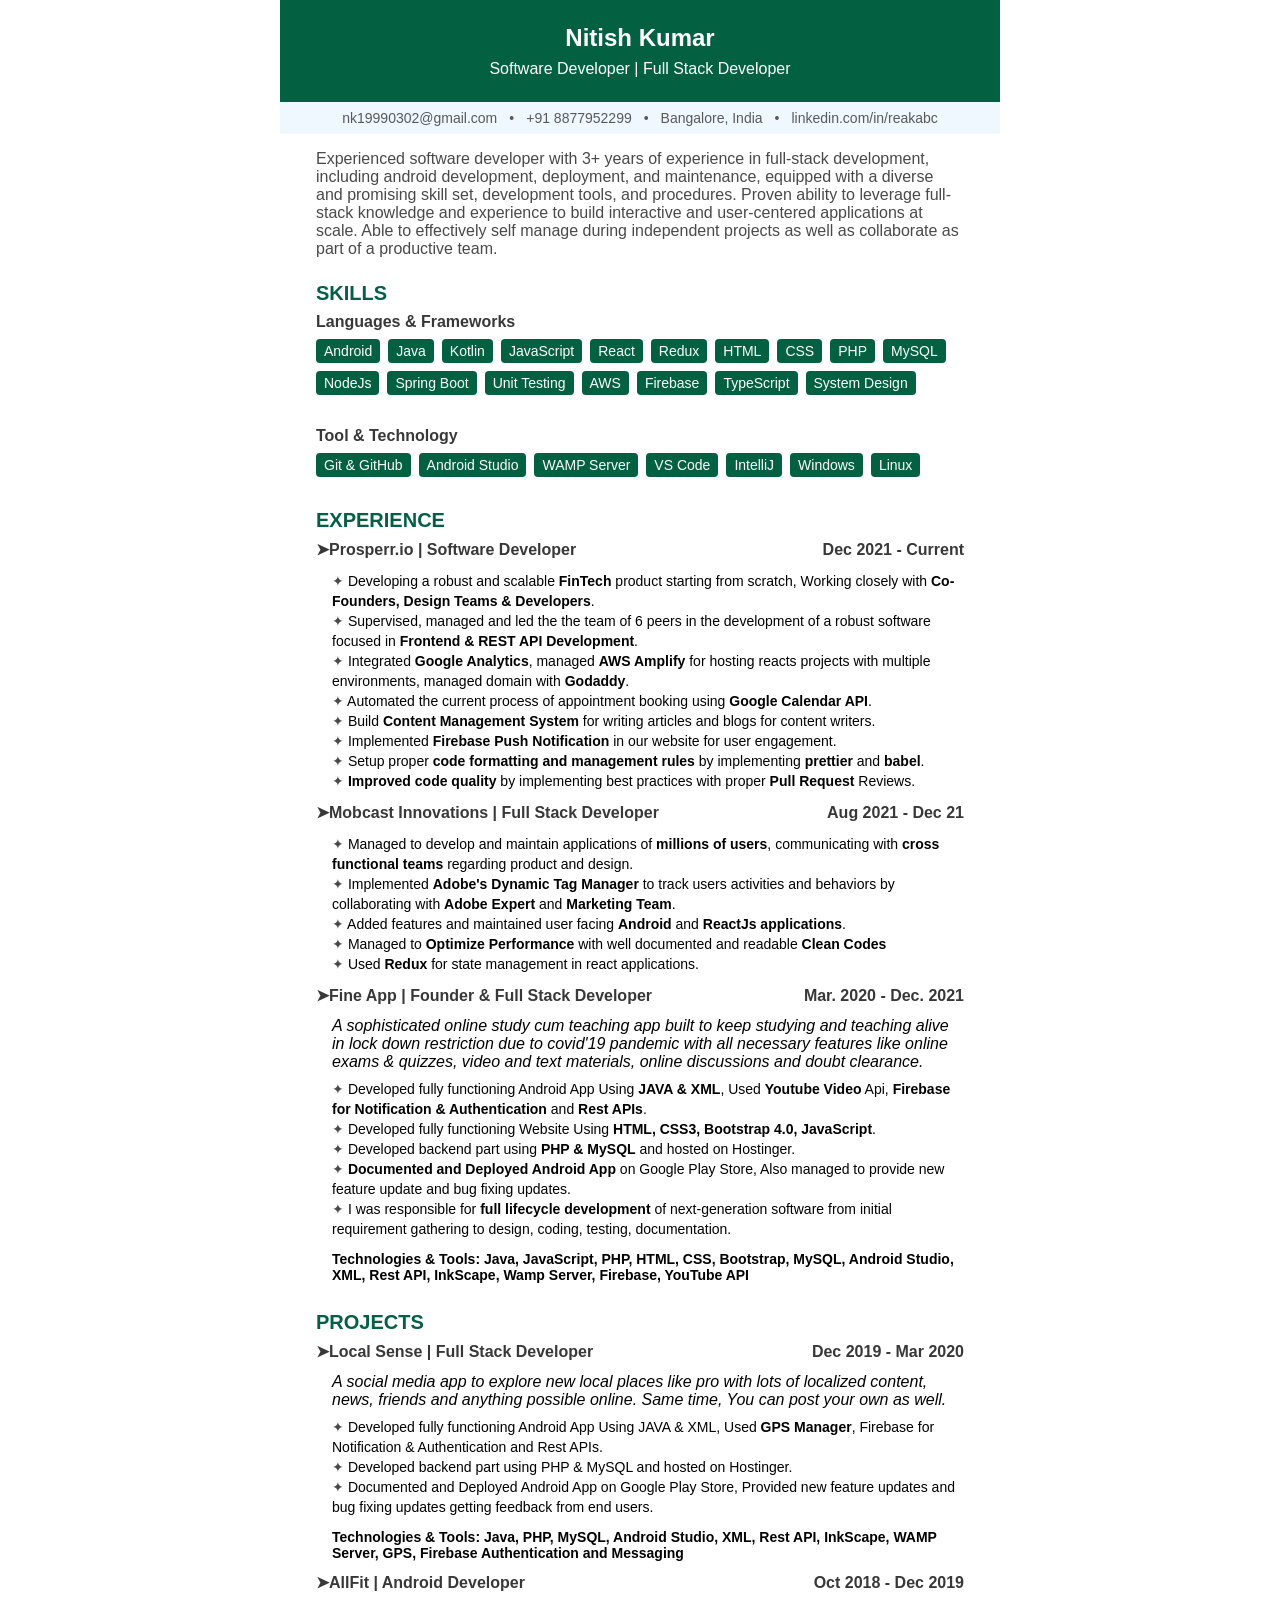
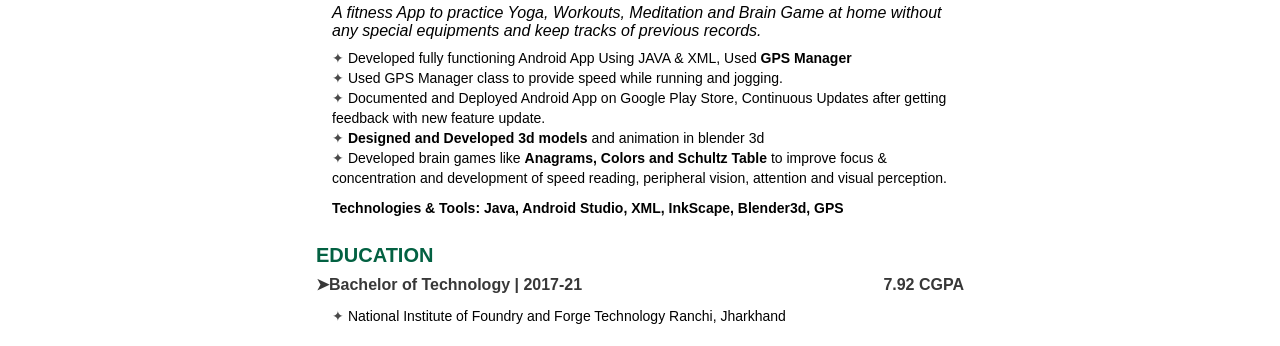
<file: index.html>
<!DOCTYPE html>
<html lang="en">

<head>
    <meta charset="UTF-8" />
    <meta http-equiv="X-UA-Compatible" content="IE=edge" />
    <meta name="viewport" content="width=device-width, initial-scale=1.0" />
    <title>Resume_Nitish_Kumar</title>
    <link rel="stylesheet" href="style.css" />
    <script src="./main.js"></script>
</head>

<body>
    <div class="main-wrapper">
        <section class="section heading">
            <h2>Nitish Kumar</h2>
            <p class="sub-heading">Software Developer | Full Stack Developer</p>
        </section>
        <section class="section personal-details">
            <ul class="contact-details">
                <li>nk19990302@gmail.com</li>
                <li>•</li>
                <li>+91 8877952299</li>
                <li>•</li>
                <li>Bangalore, India</li>
                <li>•</li>
                <li>linkedin.com/in/reakabc</li>
            </ul>
        </section>
        <section class="section" id="intro-section">
            <script>
                renderIntro();
            </script>
        </section>
        <section>
            <h2 class="title">SKILLS</h2>
        </section>
        <section class="section skills">
            <h3 class="main-heading">Languages & Frameworks</h3>
            <div class="main-skills">
                <ul class="skill-set" id="skill-set">
                    <script>
                        renderLanguages();
                    </script>
                </ul>
            </div>
        </section>
        <section class="section skills">
            <h3 class="main-heading">Tool & Technology</h3>
            <div class="main-skills">
                <ul class="tool-set" id="tool-set">
                    <script>
                        renderTools();
                    </script>
                </ul>
            </div>
        </section>
        <section>
            <h2 class="title">EXPERIENCE</h2>
        </section>
        <section class="section experiences" id="experiences">
            <script>
                renderExperience("experiences");
            </script>
        </section>
        <section>
            <h2 class="title">PROJECTS</h2>
        </section>
        <section class="section experiences" id="projects">
            <script>
                renderExperience("projects");
            </script>
        </section>
        <section>
            <h2 class="title">EDUCATION</h2>
        </section>
        <section class="section experiences" id="education">
            <script>
                renderExperience("educations");
            </script>
        </section>
    </div>
</body>

</html>
</file>
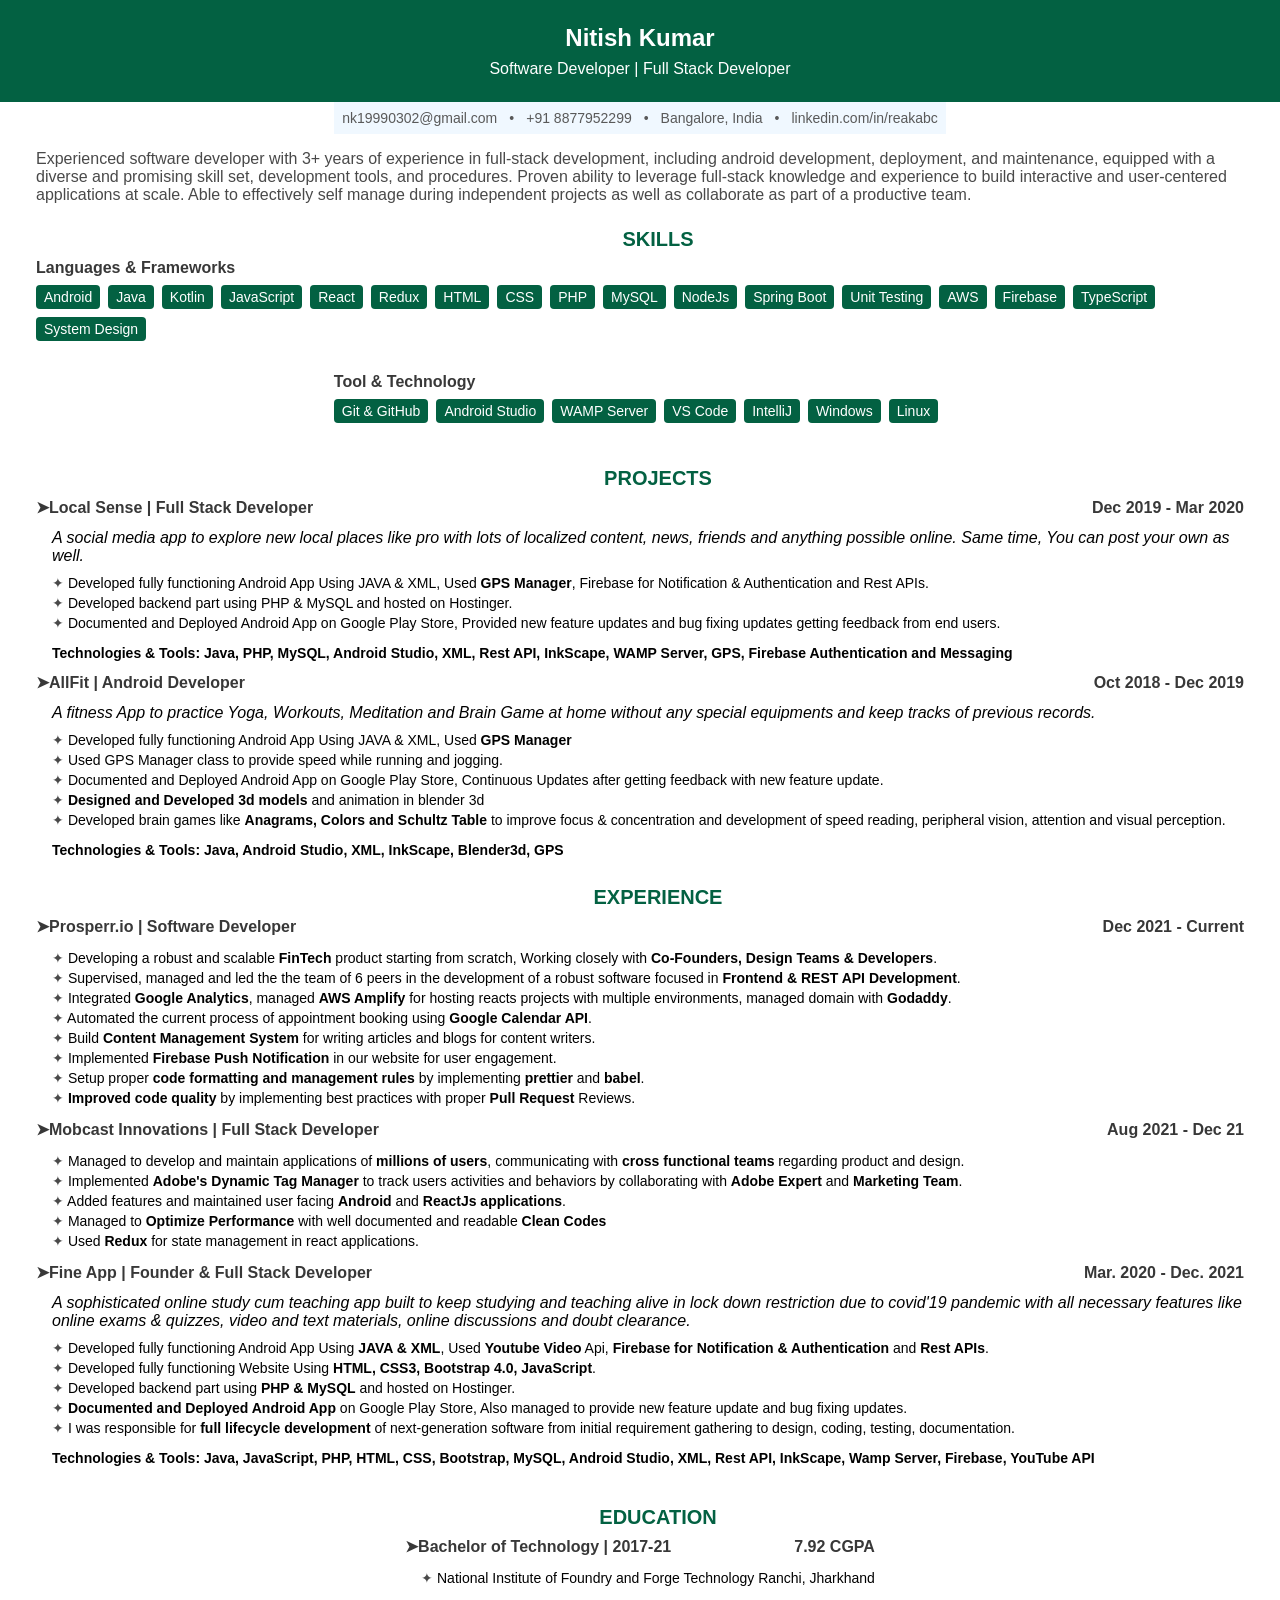
<file: Nitish_Kumar_Resume.html>
<!DOCTYPE html>
<html lang="en">
    <head>
        <meta charset="UTF-8" />
        <meta http-equiv="X-UA-Compatible" content="IE=edge" />
        <meta name="viewport" content="width=device-width, initial-scale=1.0" />
        <title>Resume_Nitish_Kumar</title>
        <link rel="stylesheet" href="style.css" />
        <script src="./main.js"></script>
    </head>
    <body>
        <section class="section heading">
            <h2>Nitish Kumar</h2>
            <p class="sub-heading">Software Developer | Full Stack Developer</p>
        </section>
        <section class="section personal-details">
            <ul class="contact-details">
                <li>nk19990302@gmail.com</li>
                <li>•</li>
                <li>+91 8877952299</li>
                <li>•</li>
                <li>Bangalore, India</li>
                <li>•</li>
                <li>linkedin.com/in/reakabc</li>
            </ul>
        </section>
        <section class="section" id="intro-section">
            <script>
                renderIntro();
            </script>
        </section>
        <section>
            <h2 class="title">SKILLS</h2>
        </section>
        <section class="section skills">
            <h3 class="main-heading">Languages & Frameworks</h3>
            <div class="main-skills">
                <ul class="skill-set" id="skill-set">
                    <script>
                        renderLanguages();
                    </script>
                </ul>
            </div>
        </section>
        <section class="section skills">
            <h3 class="main-heading">Tool & Technology</h3>
            <div class="main-skills">
                <ul class="tool-set" id="tool-set">
                    <script>
                        renderTools();
                    </script>
                </ul>
            </div>
        </section>
        <section>
            <h2 class="title" style="margin-top: 20px">PROJECTS</h2>
        </section>
        <section class="section experiences" id="projects">
            <script>
                renderExperience("projects");
            </script>
        </section>
        <section>
            <h2 class="title">EXPERIENCE</h2>
        </section>
        <section class="section experiences" id="experiences">
            <script>
                renderExperience("experiences");
            </script>
        </section>

        <section>
            <h2 class="title" style="margin-top: 20px">EDUCATION</h2>
        </section>
        <section class="section experiences" id="education">
            <script>
                renderExperience("educations");
            </script>
        </section>
    </body>
</html>
</file>
<file: style.css>
* {
    box-sizing: border-box;
    font-family: sans-serif;
    margin: 0px;
}

body {
    display: flex;
    flex-direction: column;
    justify-content: center;
    align-items: center;
}

.main-wrapper {
    max-width: 720px;
    width: 100%;
}

.heading {
    padding: 24px 24px;
    width: 100%;
    background-color: rgb(3, 97, 66);
    text-align: center;
    color: white;
}

.sub-heading {
    margin-top: 8px;
    color: white;
}

.personal-details {
    background-color: aliceblue;
    color: rgb(89, 89, 89);
}

.contact-details {
    display: flex;
    justify-content: center;
    align-items: center;
    padding: 8px;
    flex-wrap: wrap;
    column-gap: 12px;
}

li {
    list-style: none;
    font-size: 14px;
}

.short-desc {
    padding: 16px 36px;
    background-color: white;
    color: rgb(73, 73, 73);
}

.skills {
    padding: 8px 36px;
}

.main-heading {
    font-size: 16px;
    color: rgb(56, 56, 56);
}

.skill-set,
.tool-set {
    list-style: none;
    padding: 8px 0px;
}

.skill {
    background-color: rgb(3, 97, 66);
    color: white;
    padding: 4px 8px;
    display: inline-block;
    border-radius: 4px;
    margin-right: 8px;
    margin-bottom: 8px;
}

.title {
    color: rgb(3, 97, 66);
    margin-left: 36px;
    font-size: 20px;
    margin-top: 8px;
}

.experiences {
    padding: 8px 36px;
}

.flex-row {
    display: flex;
    justify-content: space-between;
    align-items: center;
}

.roles-n-responsibilities li:before {
    content: "\2726 ";
    display: inline-block;
    color: rgb(73, 73, 73);
}

.roles-n-responsibilities {
    padding-left: 16px;
    line-height: 20px;
    margin-top: 8px;
}

.about {
    margin-left: 16px;
    margin-top: 12px;
}

.techs {
    font-weight: bold;
    font-size: 14px;
    margin-top: 12px;
    margin-left: 16px;
    margin-bottom: 12px;
}

@media print {
    /* h2 { 
      page-break-before: always;
    } */
    h2,
    h3,
    h4 {
        page-break-after: avoid;
    }

    pre,
    blockquote {
        page-break-inside: avoid;
    }

    .section {
        page-break-inside: avoid;
    }
}

@media screen and (max-width: 480px) {
    p,
    li {
        font-size: 12px;
    }
}
</file>
